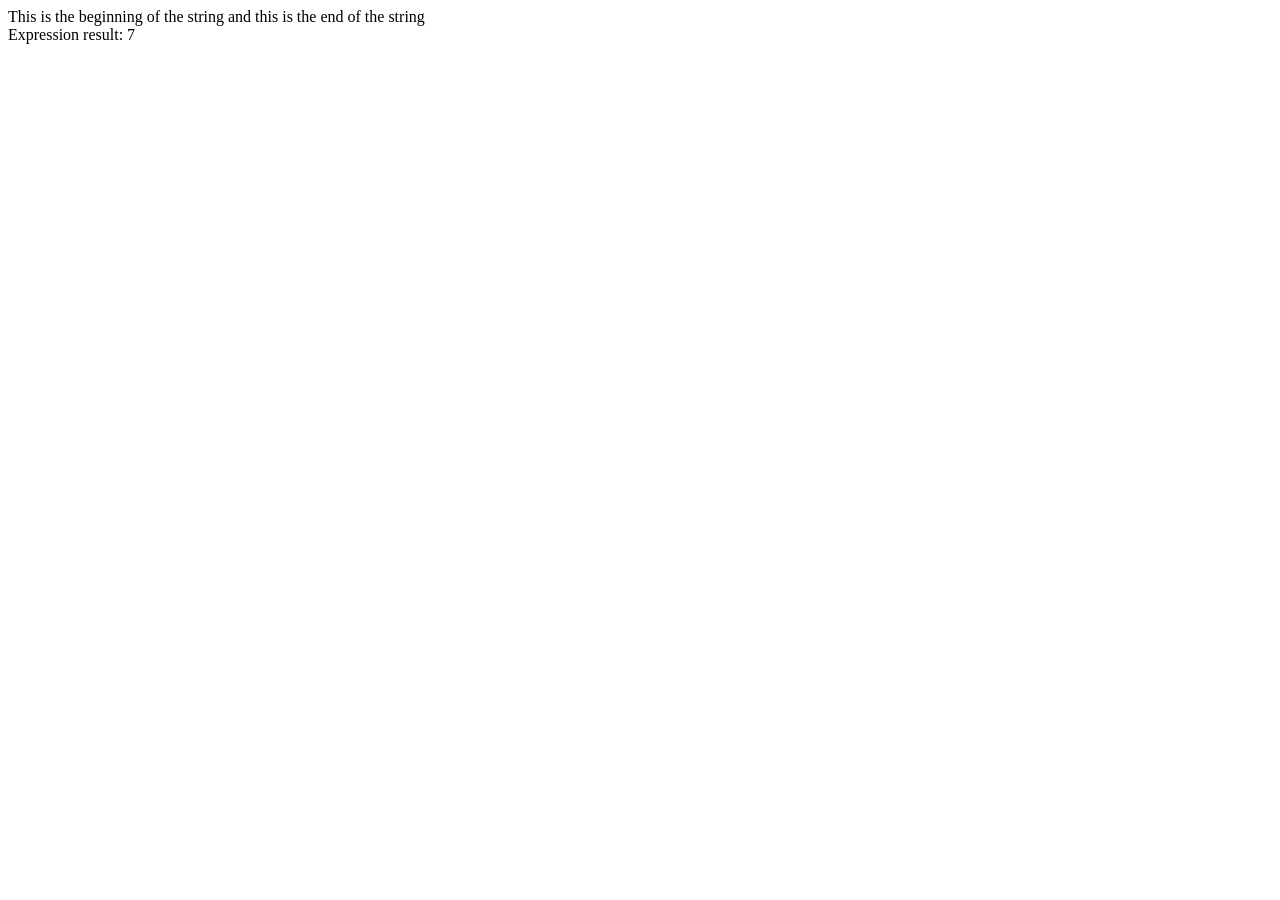
<file: Project1_expressions_alert/index.html>
<!DOCTYPE html>
<html lang="en">
<head>
  <meta charset="UTF-8">
  <meta name="viewport" content="width=device-width, initial-scale=1.0">
  <title>JavaScript Expressions and Alerts</title>
</head>
<body>
  <script>
    // Store the beginning and ending parts of the sentence.
    var Sent1 = "This is the beginning of the string";
    var Sent2 = " and this is the end of the string";

    // Concatenate the strings and store the result.
    var fullSentence = Sent1 + Sent2;

    // Create an expression and store its result.
    var expressionResult = 3 + 4;

    // Display the sentence in an alert and write both results to the page.
    window.alert(fullSentence);
    document.write(fullSentence + "<br>Expression result: " + expressionResult);
  </script>
</body>
</html>
</file>
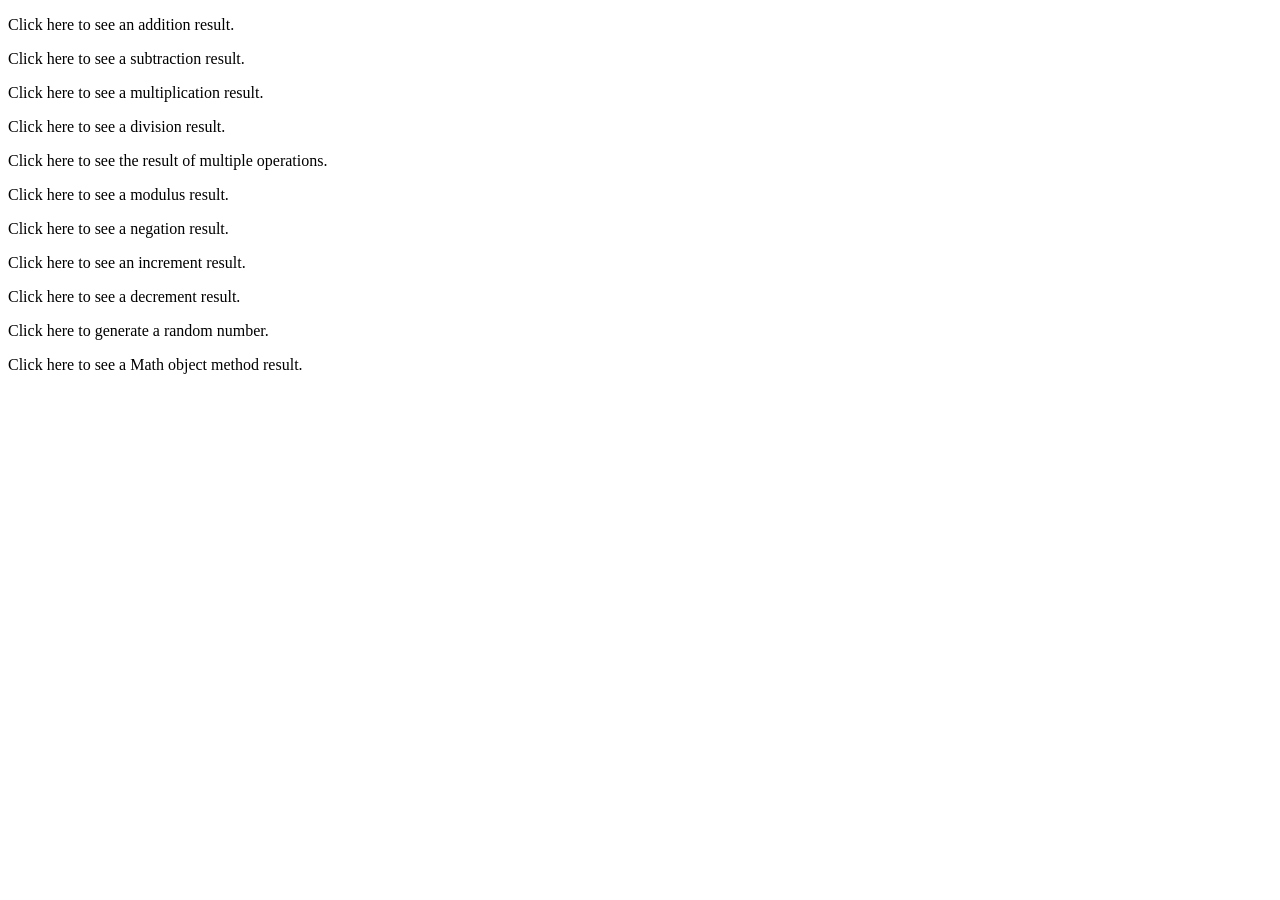
<file: Project3_math_operators/index.html>
<!DOCTYPE html>
<html lang="en">
<head>
    <meta charset="UTF-8">
    <meta name="viewport" content="width=device-width, initial-scale=1.0">
    <title>Math Operators</title>
    <script src="JS/main.js"></script>
</head>
<body>
    <p id="Math" onclick="addition_Function()">Click here to see an addition result.</p>
    <p id="Subtraction" onclick="subtraction_Function()">Click here to see a subtraction result.</p>
    <p id="Multiplication" onclick="multiplication_Function()">Click here to see a multiplication result.</p>
    <p id="Division" onclick="division_Function()">Click here to see a division result.</p>
    <p id="MultipleOperations" onclick="multiple_Operations_Function()">Click here to see the result of multiple operations.</p>
    <p id="Modulus" onclick="modulus_Function()">Click here to see a modulus result.</p>
    <p id="Negation" onclick="negation_Function()">Click here to see a negation result.</p>
    <p id="Increment" onclick="increment_Function()">Click here to see an increment result.</p>
    <p id="Decrement" onclick="decrement_Function()">Click here to see a decrement result.</p>
    <p id="Random" onclick="random_Function()">Click here to generate a random number.</p>
    <p id="MathMethod" onclick="math_Method_Function()">Click here to see a Math object method result.</p>
</body>
</html>
</file>
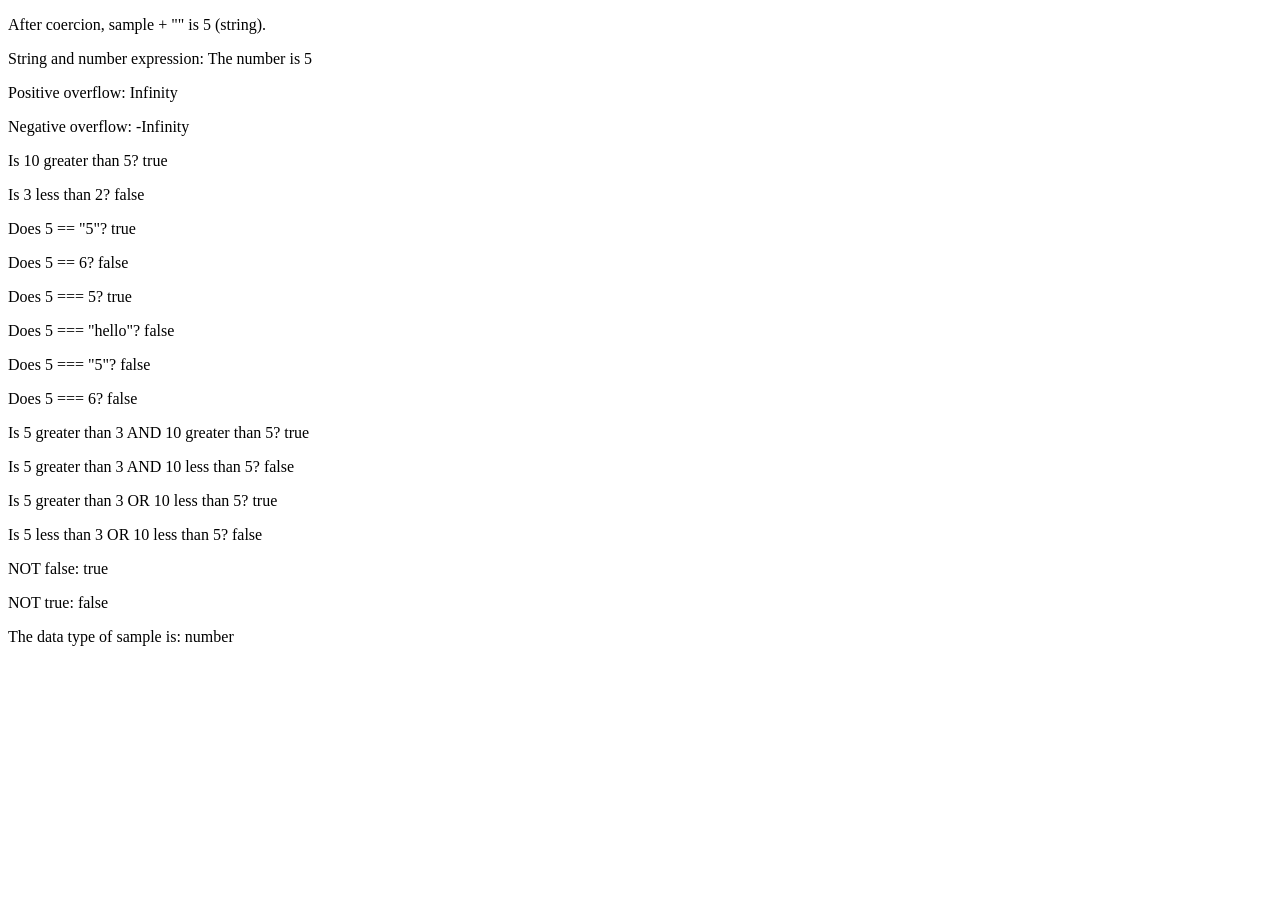
<file: Project5_comparisons_type_coercion/index.html>
<!DOCTYPE html>
<html lang="en">
  <head>
    <meta charset="UTF-8" />
    <meta name="viewport" content="width=device-width, initial-scale=1.0" />
    <title>Project 5</title>
  </head>
  <body>
    <p id="coerced-sample"></p>
    <p id="string-number-expression"></p>
    <p>Positive overflow: <span id="positive-infinity"></span></p>
    <p>Negative overflow: <span id="negative-infinity"></span></p>
    <p>Is 10 greater than 5? <span id="greater-than-result"></span></p>
    <p>Is 3 less than 2? <span id="less-than-result"></span></p>
    <p>Does 5 == "5"? <span id="equal-result"></span></p>
    <p>Does 5 == 6? <span id="not-equal-result"></span></p>
    <p>Does 5 === 5? <span id="strict-equal-result"></span></p>
    <p>Does 5 === "hello"? <span id="strict-different-type-value-result"></span></p>
    <p>Does 5 === "5"? <span id="strict-different-type-result"></span></p>
    <p>Does 5 === 6? <span id="strict-different-value-result"></span></p>
    <p>Is 5 greater than 3 AND 10 greater than 5? <span id="and-true-result"></span></p>
    <p>Is 5 greater than 3 AND 10 less than 5? <span id="and-false-result"></span></p>
    <p>Is 5 greater than 3 OR 10 less than 5? <span id="or-true-result"></span></p>
    <p>Is 5 less than 3 OR 10 less than 5? <span id="or-false-result"></span></p>
    <p>NOT false: <span id="not-true-result"></span></p>
    <p>NOT true: <span id="not-false-result"></span></p>
    <script src="JS/main.js"></script>
  </body>
</html>
</file>
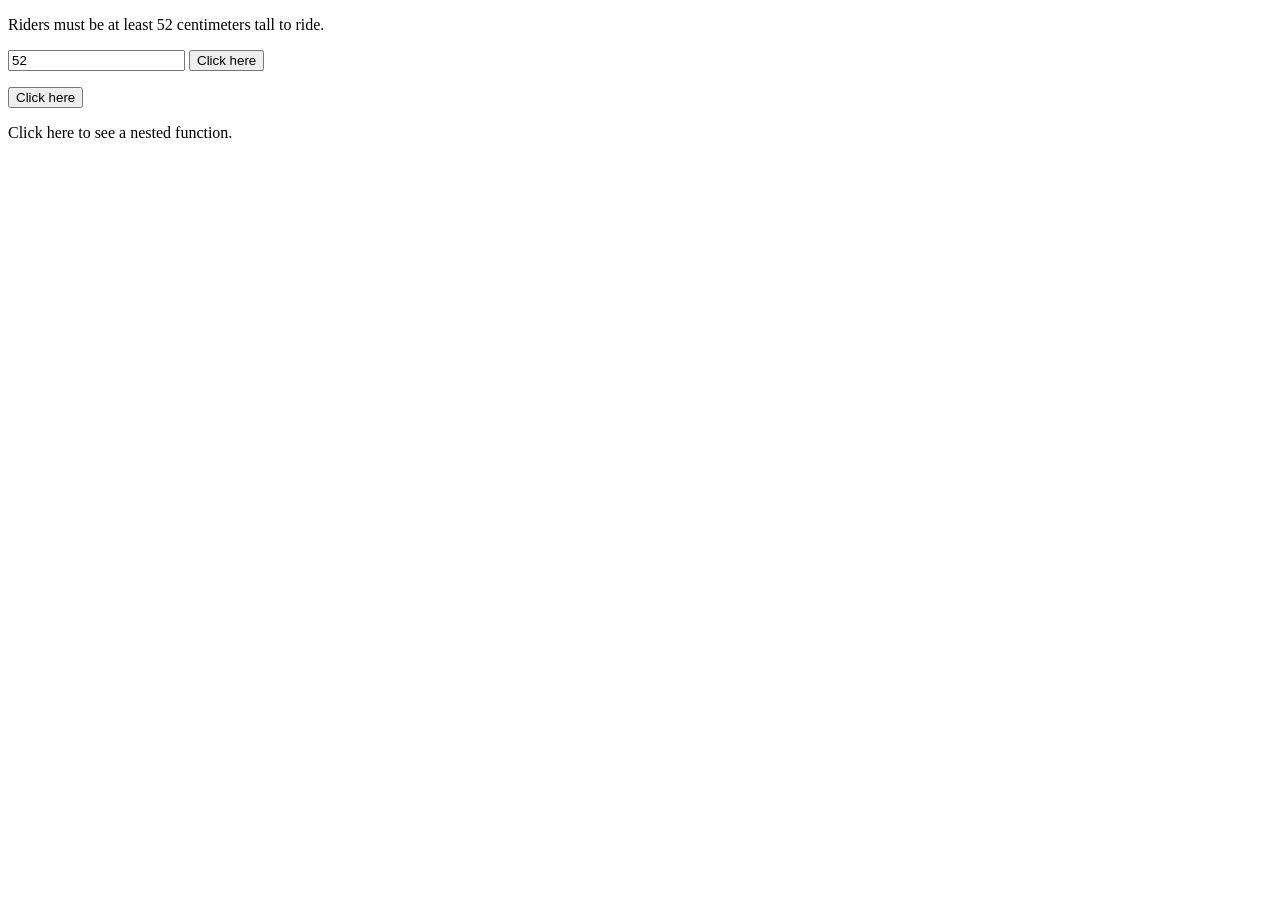
<file: Project6_ternary__operators_constructors/index.html>
<!DOCTYPE html>
<html lang="en">
<head>
    <meta charset="UTF-8">
    <meta name="viewport" content="width=device-width, initial-scale=1.0">
    <title>Ride Height Check</title>
    <script src="JS/main.js"></script>
</head>
<body>
    <p>Riders must be at least 52 centimeters tall to ride.</p>
    <input id="Height" value="52" />
    <button onclick="Ride_Function()">Click here</button>
    <p id="Ride"></p>
    <button onclick="New_and_This_Function()">Click here</button>
    <p id="New_and_This"></p>
    <p id="Nested_Function" onclick="Count_Function()">Click here to see a nested function.</p>
</body>
</html>
</file>
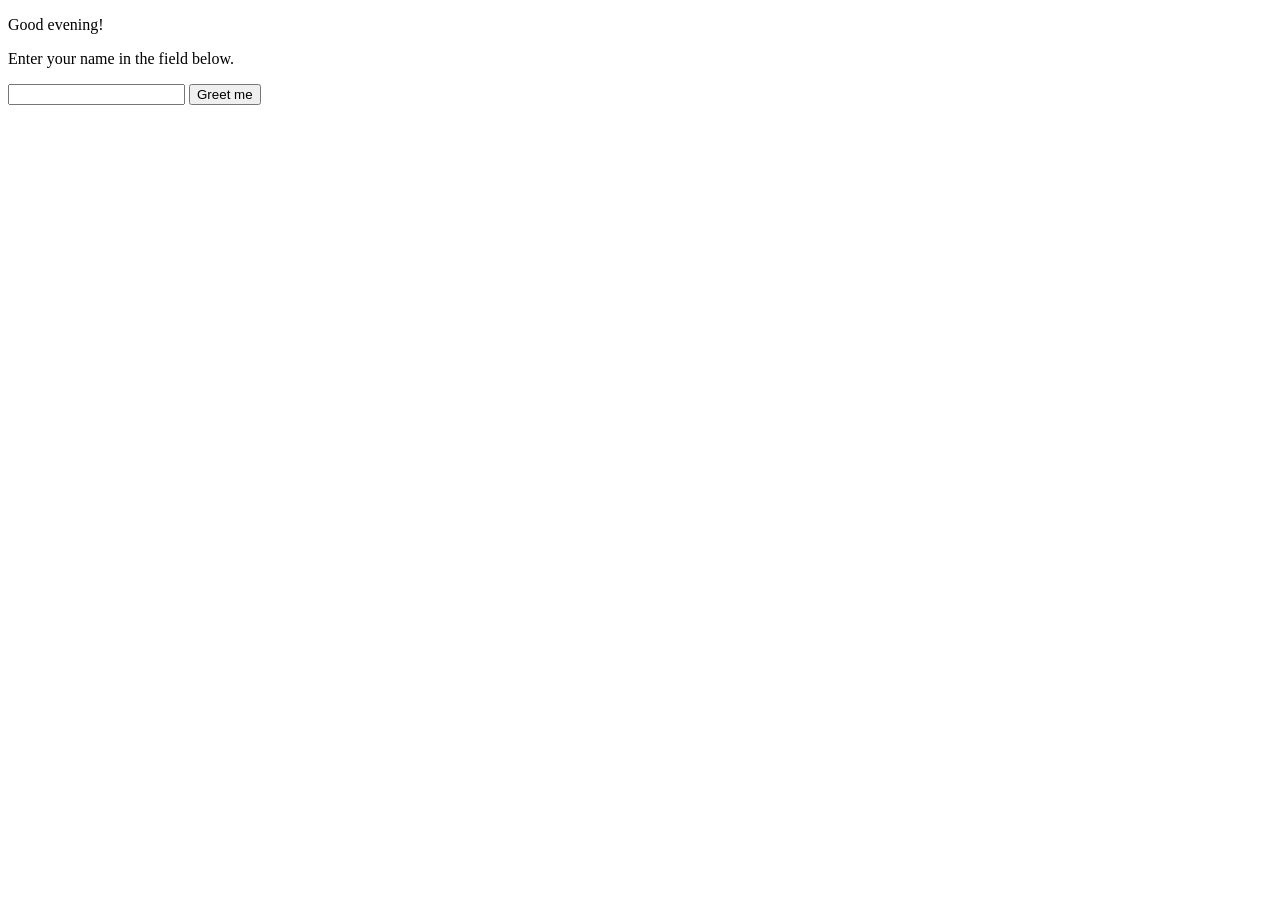
<file: Project7_scope_time_function/index.html>
<!DOCTYPE html>
<html lang="en">
<head>
    <meta charset="UTF-8">
    <meta name="viewport" content="width=device-width, initial-scale=1.0">
    <title>Project 7: Scope Time Function</title>
    <script src="JS/main.js" defer></script>
</head>
<body>
    <p id="greeting" onclick="this.textContent = 'Thanks for clicking!'">Click this paragraph.</p>
    <p>Enter your name in the field below.</p>
    <input id="nameInput" type="text">
    <button onclick="greetUser()">Greet me</button>
    <p id="inputMessage"></p>
</body>
</html>
</file>
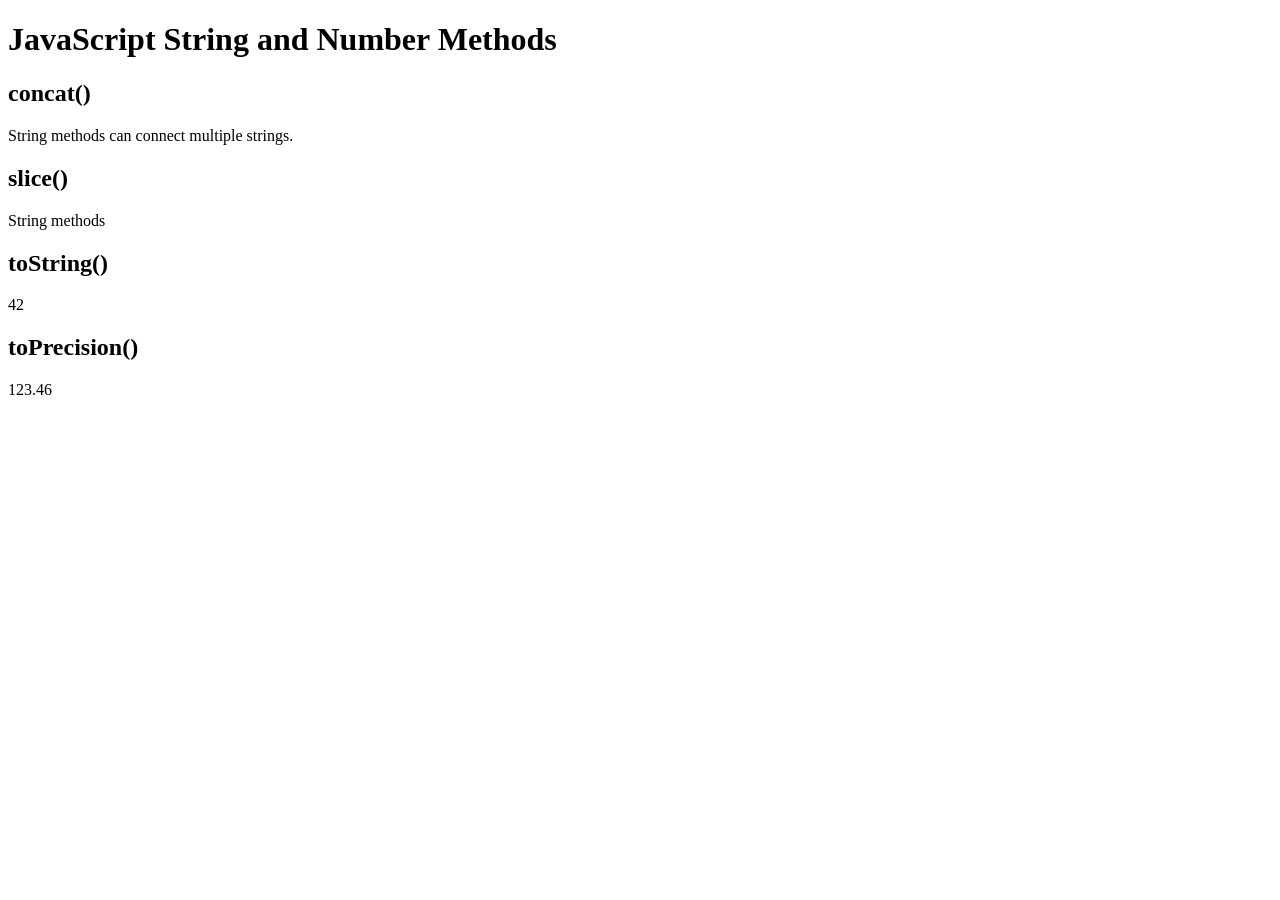
<file: Project8_string_methods/index.html>
<!DOCTYPE html>
<html lang="en">
<head>
    <meta charset="UTF-8">
    <meta name="viewport" content="width=device-width, initial-scale=1.0">
    <title>String Methods</title>
</head>
<body>
    <h1>JavaScript String and Number Methods</h1>
    <section>
        <h2>concat()</h2>
        <p id="output"></p>
    </section>
    <section>
        <h2>slice()</h2>
        <p id="slice-output"></p>
    </section>
    <section>
        <h2>toString()</h2>
        <p id="number-output"></p>
    </section>
    <section>
        <h2>toPrecision()</h2>
        <p id="precision-output"></p>
    </section>
    <script src="JS/main.js"></script>
</body>
</html>
</file>
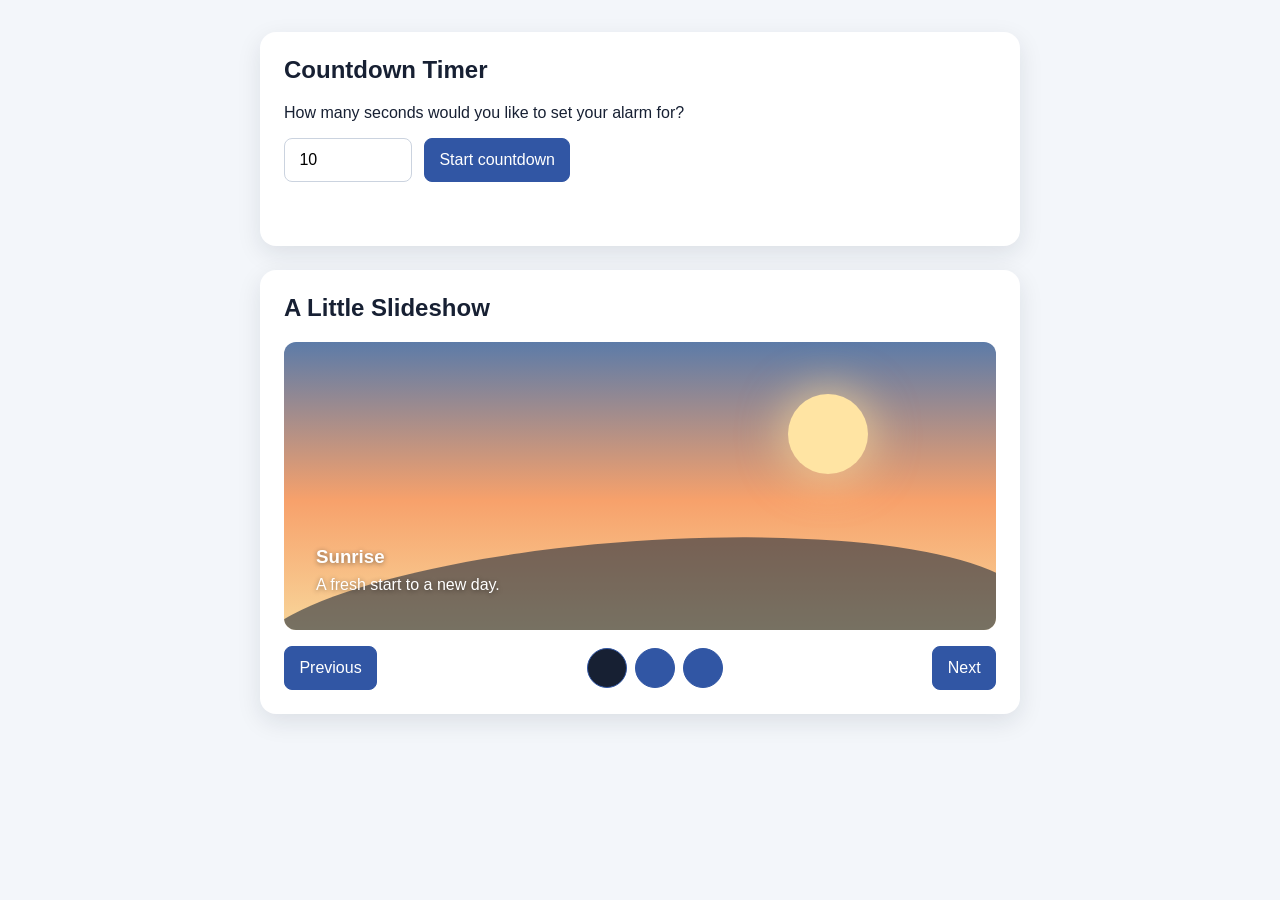
<file: Project9_countdown_slideshow/index.html>
<!DOCTYPE html>
<html lang="en">
<head>
    <meta charset="UTF-8">
    <meta name="viewport" content="width=device-width, initial-scale=1.0">
    <title>Countdown and Slideshow</title>
    <link rel="stylesheet" href="CSS/styles.css">
</head>
<body>
    <main>
        <section class="countdown" aria-labelledby="countdown-heading">
            <h1 id="countdown-heading">Countdown Timer</h1>
            <label for="seconds">How many seconds would you like to set your alarm for?</label>
            <div class="countdown-controls">
                <input id="seconds" type="number" min="1" step="1" value="10">
                <button id="start-countdown" type="button">Start countdown</button>
            </div>
            <p id="timer" role="status" aria-live="polite"></p>
        </section>

        <section class="slideshow" aria-labelledby="slideshow-heading">
            <h2 id="slideshow-heading">A Little Slideshow</h2>
            <div class="slides" aria-live="polite">
                <article class="slide slide-sunrise is-active" aria-hidden="false">
                    <div class="slide-art" aria-hidden="true"></div>
                    <h3>Sunrise</h3>
                    <p>A fresh start to a new day.</p>
                </article>
                <article class="slide slide-ocean" aria-hidden="true">
                    <div class="slide-art" aria-hidden="true"></div>
                    <h3>Open Water</h3>
                    <p>Take a moment and enjoy the view.</p>
                </article>
                <article class="slide slide-forest" aria-hidden="true">
                    <div class="slide-art" aria-hidden="true"></div>
                    <h3>Quiet Forest</h3>
                    <p>Find a little calm among the trees.</p>
                </article>
            </div>
            <div class="slideshow-controls">
                <button id="previous-slide" type="button" aria-label="Previous slide">Previous</button>
                <div id="slide-indicators" class="slide-indicators" aria-label="Choose a slide"></div>
                <button id="next-slide" type="button" aria-label="Next slide">Next</button>
            </div>
        </section>
    </main>

    <script src="JS/main.js"></script>
</body>
</html>
</file>
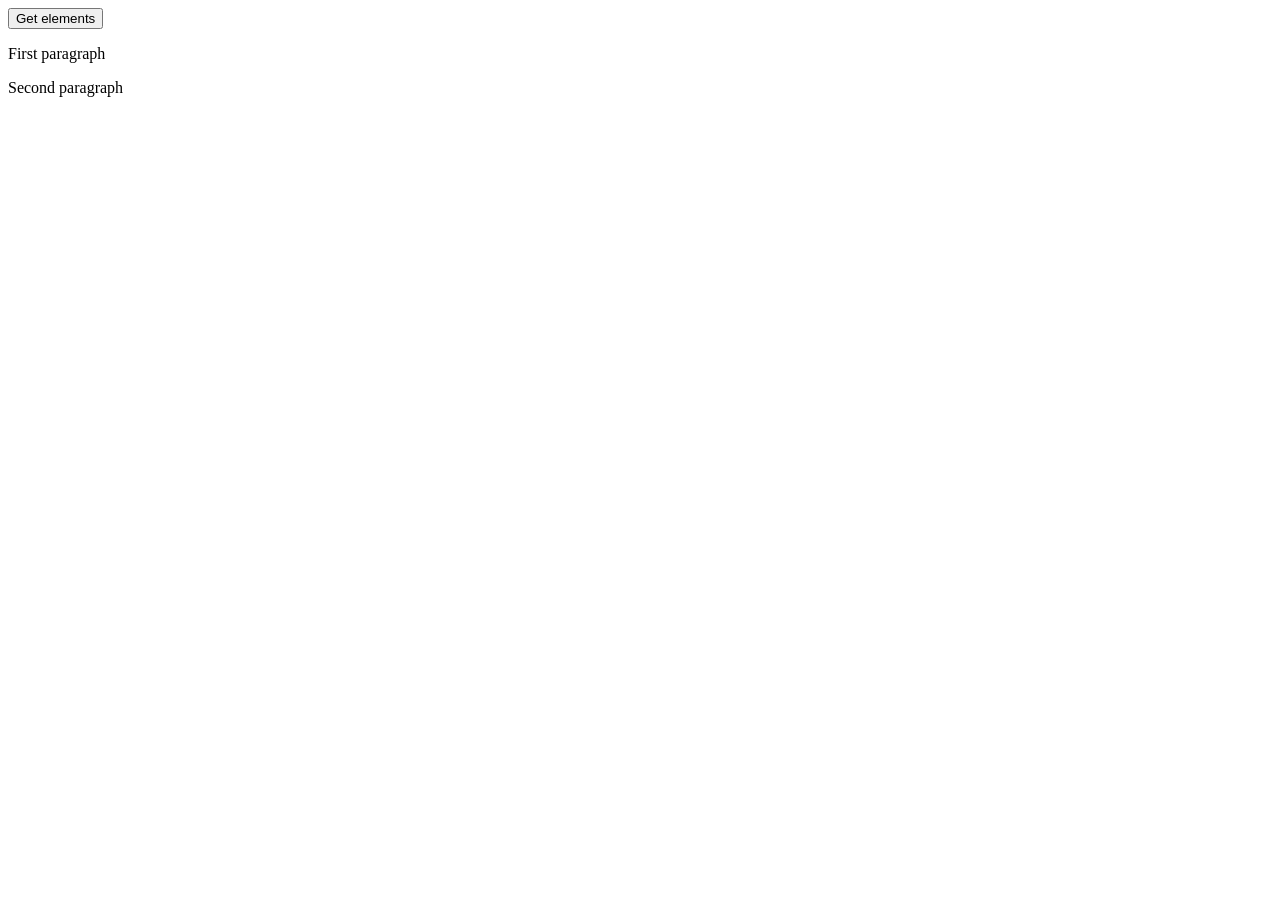
<file: Project2_functions/JS/index.html>
<!DOCTYPE html>
<html lang="en">
<head>
    <meta charset="UTF-8">
    <meta name="viewport" content="width=device-width, initial-scale=1.0">
    <title>Document</title>
    <script src="main.js"></script>
</head>
<body>
    <button onclick="getElementsByIds('first-element', 'second-element')">Get elements</button>
    <p id="first-element">First paragraph</p>
    <p id="second-element">Second paragraph</p>
</body>
</html>
</file>
<file: Project9_countdown_slideshow/CSS/styles.css>
* {
    box-sizing: border-box;
}

body {
    margin: 0;
    padding: 2rem 1rem;
    background: #f3f6fa;
    color: #172033;
    font-family: Arial, sans-serif;
}

main {
    width: min(100%, 760px);
    margin: 0 auto;
}

.countdown,
.slideshow {
    padding: 1.5rem;
    margin-bottom: 1.5rem;
    border-radius: 1rem;
    background: #fff;
    box-shadow: 0 0.5rem 1.5rem rgb(23 32 51 / 10%);
}

h1,
h2 {
    margin-top: 0;
}

.countdown-controls,
.slideshow-controls {
    display: flex;
    align-items: center;
    gap: 0.75rem;
    margin-top: 1rem;
}

input,
button {
    min-height: 2.75rem;
    padding: 0.6rem 0.9rem;
    border: 1px solid #cbd3df;
    border-radius: 0.5rem;
    font: inherit;
}

input {
    width: 8rem;
}

button {
    border-color: #3156a4;
    background: #3156a4;
    color: #fff;
    cursor: pointer;
}

button:hover {
    background: #243f7b;
}

button:focus-visible,
input:focus-visible {
    outline: 3px solid #f0ad4e;
    outline-offset: 2px;
}

button:disabled {
    cursor: not-allowed;
    opacity: 0.6;
}

#timer {
    min-height: 1.5em;
    margin-bottom: 0;
    font-weight: 700;
}

.slide {
    position: relative;
    display: none;
    min-height: 18rem;
    overflow: hidden;
    padding: 2rem;
    border-radius: 0.75rem;
    color: #fff;
    isolation: isolate;
}

.slide.is-active {
    display: flex;
    flex-direction: column;
    justify-content: flex-end;
}

.slide::before,
.slide::after,
.slide-art {
    position: absolute;
    z-index: -1;
    content: "";
}

.slide::before {
    inset: 0;
}

.slide::after {
    right: -5%;
    bottom: -34%;
    left: -5%;
    height: 65%;
    border-radius: 50% 50% 0 0;
    background: rgb(15 31 53 / 55%);
    transform: rotate(-4deg);
}

.slide-art {
    top: 18%;
    right: 18%;
    width: 5rem;
    height: 5rem;
    border-radius: 50%;
}

.slide h3,
.slide p {
    position: relative;
    margin: 0.25rem 0;
    text-shadow: 0 1px 5px rgb(0 0 0 / 45%);
}

.slide-sunrise::before {
    background: linear-gradient(180deg, #5c7ba8 0%, #f7a16b 55%, #f8d69a 100%);
}

.slide-sunrise .slide-art {
    background: #ffe4a3;
    box-shadow: 0 0 2.5rem 0.5rem rgb(255 228 163 / 55%);
}

.slide-ocean::before {
    background: linear-gradient(180deg, #6cc5db 0%, #287ca2 55%, #16446d 100%);
}

.slide-ocean::after {
    bottom: -42%;
    height: 72%;
    background: rgb(8 48 78 / 68%);
    transform: rotate(4deg);
}

.slide-ocean .slide-art {
    top: 20%;
    width: 6rem;
    height: 6rem;
    background: #fff0ba;
    box-shadow: 0 0 2.5rem 0.5rem rgb(255 240 186 / 45%);
}

.slide-forest::before {
    background: linear-gradient(180deg, #91b9a2 0%, #3c8068 55%, #1b4b42 100%);
}

.slide-forest::after {
    bottom: -48%;
    height: 80%;
    background: rgb(13 55 42 / 72%);
    transform: rotate(-2deg);
}

.slide-forest .slide-art {
    top: 15%;
    right: 24%;
    width: 0;
    height: 0;
    border-right: 2.5rem solid transparent;
    border-bottom: 5rem solid #254f43;
    border-left: 2.5rem solid transparent;
    border-radius: 0;
    filter: drop-shadow(3.5rem 1rem 0 #315f4c) drop-shadow(-3rem 1.5rem 0 #3b7055);
}

.slideshow-controls {
    justify-content: space-between;
}

.slide-indicators {
    display: flex;
    justify-content: center;
    gap: 0.5rem;
}

.slide-indicators button {
    width: 2.5rem;
    min-height: 2.5rem;
    padding: 0;
    border-radius: 50%;
}

.slide-indicators button[aria-current="true"] {
    background: #172033;
}

@media (max-width: 480px) {
    .countdown-controls {
        align-items: stretch;
        flex-direction: column;
    }

    input {
        width: 100%;
    }

    .slide {
        min-height: 15rem;
        padding: 1.25rem;
    }
}
</file>
